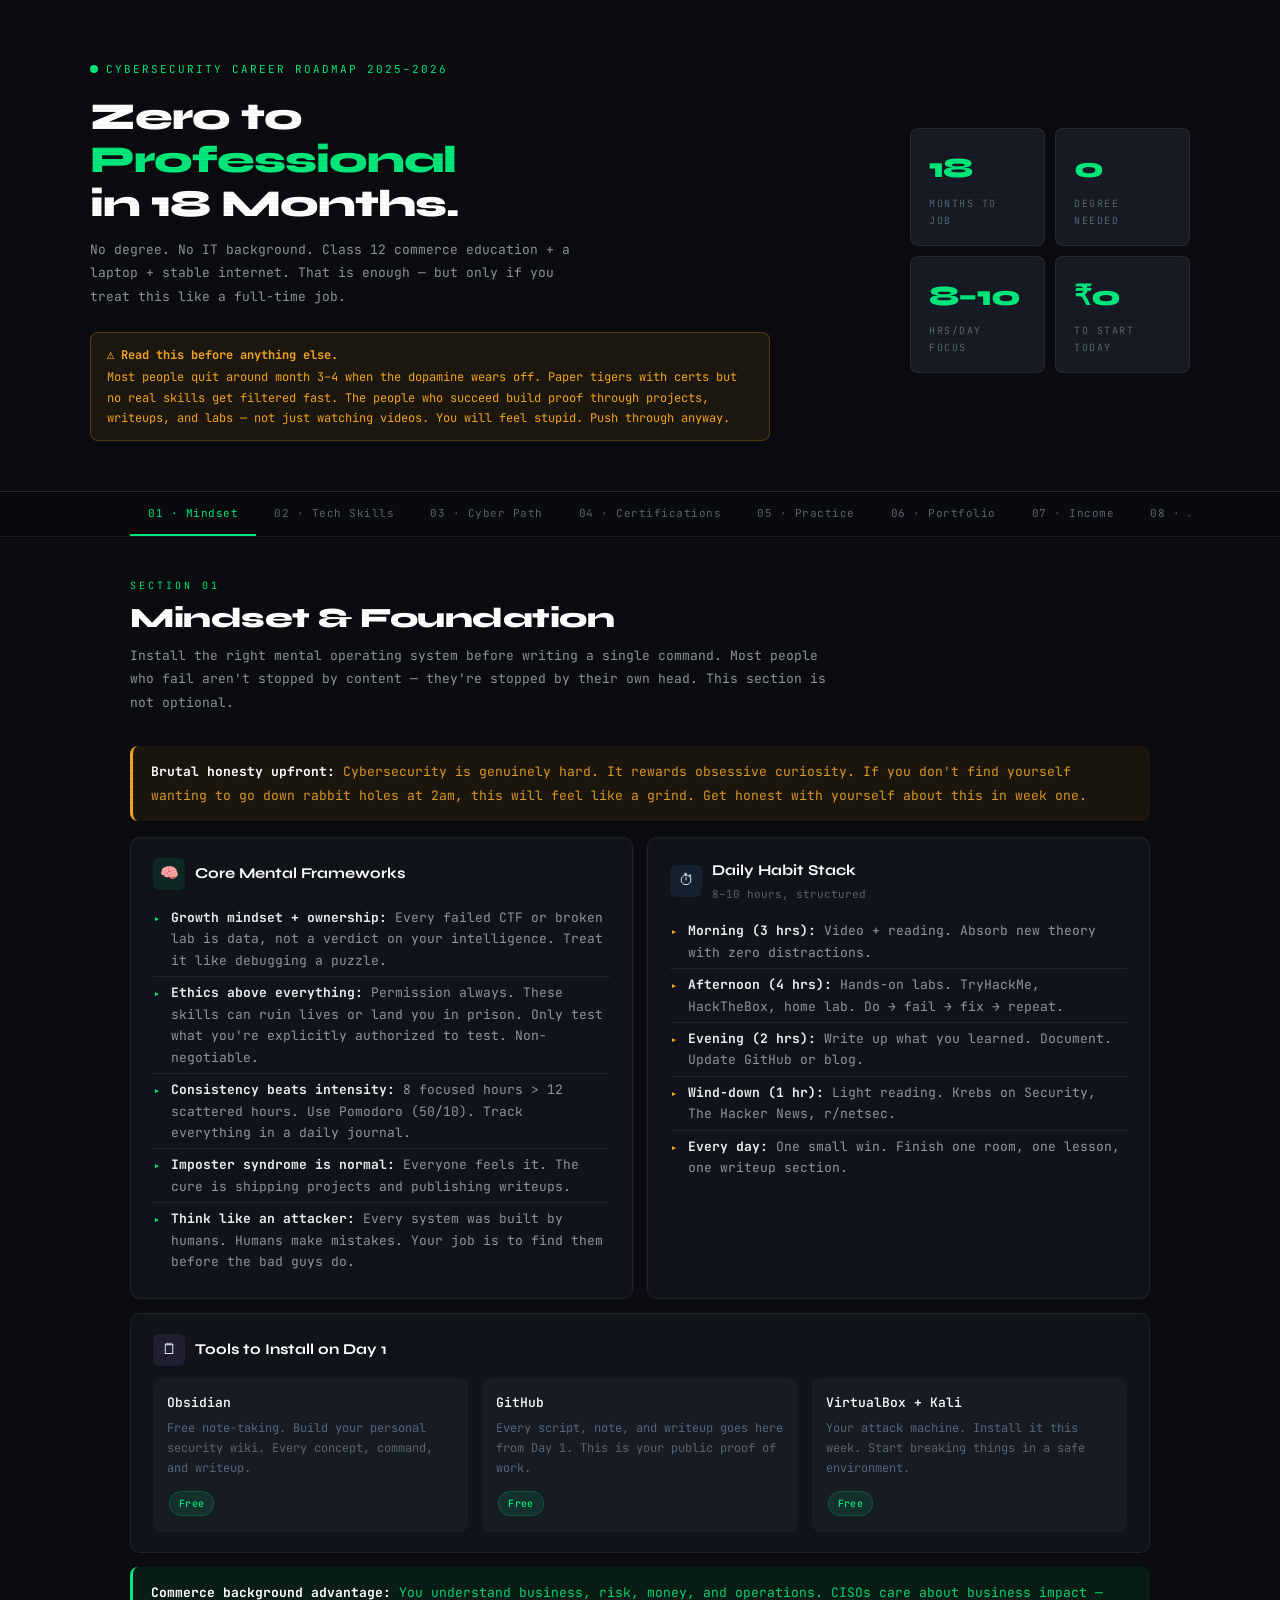
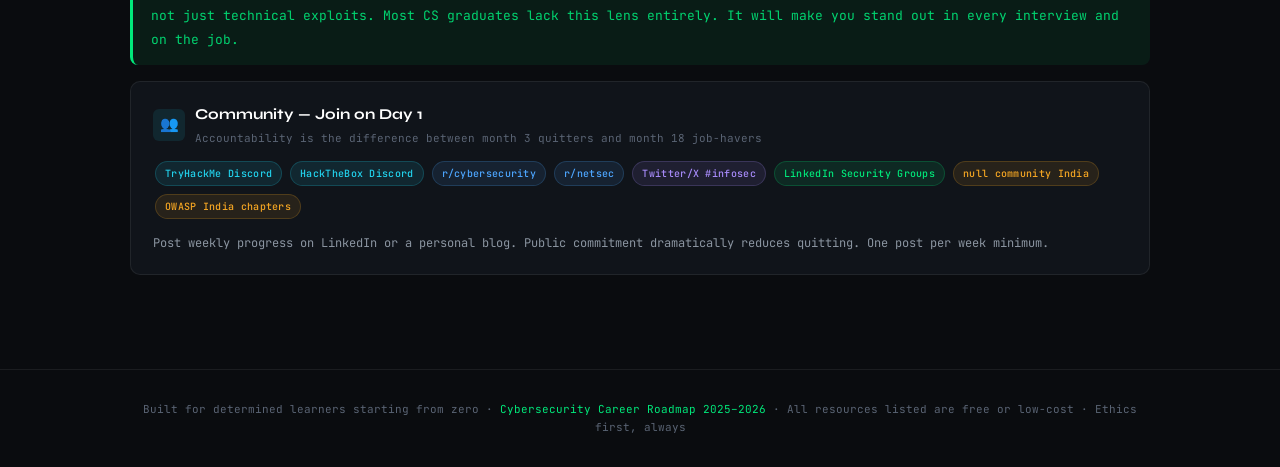
<file: roadmap.html>
<!DOCTYPE html>
<html lang="en">
<head>
<meta charset="UTF-8">
<meta name="viewport" content="width=device-width, initial-scale=1.0">
<title>Cybersecurity Career Roadmap — Zero to Professional</title>
<link href="https://fonts.googleapis.com/css2?family=JetBrains+Mono:wght@300;400;500;700&family=Syne:wght@400;600;700;800&display=swap" rel="stylesheet">
<style>
:root {
  --bg: #0a0c0f;
  --bg2: #10141a;
  --bg3: #161b24;
  --bg4: #1c2330;
  --border: rgba(255,255,255,0.07);
  --border2: rgba(255,255,255,0.12);
  --green: #00e87a;
  --green2: #00b85e;
  --amber: #f5a623;
  --red: #ff4d4d;
  --blue: #4da6ff;
  --purple: #a78bfa;
  --teal: #22d3ee;
  --text: #e8ecf0;
  --text2: #8b95a1;
  --text3: #5a6474;
  --mono: 'JetBrains Mono', monospace;
  --sans: 'Syne', sans-serif;
}
*{box-sizing:border-box;margin:0;padding:0;}
html{scroll-behavior:smooth;}
body{background:var(--bg);color:var(--text);font-family:var(--mono);font-size:14px;line-height:1.7;min-height:100vh;}

/* ─── SCANLINE OVERLAY ─── */
body::before{content:'';position:fixed;inset:0;background:repeating-linear-gradient(0deg,transparent,transparent 2px,rgba(0,0,0,0.03) 2px,rgba(0,0,0,0.03) 4px);pointer-events:none;z-index:9999;}

/* ─── HEADER ─── */
.header{position:relative;overflow:hidden;padding:60px 40px 50px;border-bottom:1px solid var(--border2);}
.header-grid{display:grid;grid-template-columns:1fr 280px;gap:40px;max-width:1100px;margin:0 auto;align-items:center;}
.prompt-line{font-size:11px;color:var(--green);letter-spacing:2px;margin-bottom:16px;display:flex;align-items:center;gap:8px;}
.prompt-line::before{content:'';width:8px;height:8px;background:var(--green);border-radius:50%;display:inline-block;animation:blink 1.4s infinite;}
@keyframes blink{0%,100%{opacity:1;}50%{opacity:0.2;}}
h1{font-family:var(--sans);font-size:38px;font-weight:800;line-height:1.15;color:#fff;letter-spacing:-1px;}
h1 span{color:var(--green);}
.header-sub{margin-top:12px;font-size:13px;color:var(--text2);line-height:1.8;max-width:480px;}
.header-stats{display:grid;grid-template-columns:1fr 1fr;gap:10px;}
.stat-box{background:var(--bg3);border:1px solid var(--border);border-radius:8px;padding:16px 18px;}
.stat-num{font-family:var(--sans);font-size:28px;font-weight:800;color:var(--green);letter-spacing:-1px;}
.stat-label{font-size:10px;color:var(--text3);letter-spacing:1.5px;text-transform:uppercase;margin-top:2px;}
.warn-header{margin-top:24px;background:rgba(245,166,35,0.08);border:1px solid rgba(245,166,35,0.25);border-radius:8px;padding:12px 16px;font-size:12px;color:var(--amber);line-height:1.7;max-width:680px;}
.warn-header strong{display:block;margin-bottom:2px;}

/* ─── NAV ─── */
.nav-wrap{position:sticky;top:0;z-index:100;background:rgba(10,12,15,0.95);backdrop-filter:blur(12px);border-bottom:1px solid var(--border);}
.nav{display:flex;gap:0;overflow-x:auto;max-width:1100px;margin:0 auto;padding:0 40px;scrollbar-width:none;}
.nav::-webkit-scrollbar{display:none;}
.nav-btn{flex-shrink:0;padding:14px 18px;font-family:var(--mono);font-size:11px;color:var(--text3);background:none;border:none;border-bottom:2px solid transparent;cursor:pointer;transition:all 0.2s;letter-spacing:0.5px;white-space:nowrap;}
.nav-btn:hover{color:var(--text);}
.nav-btn.active{color:var(--green);border-bottom-color:var(--green);}

/* ─── MAIN LAYOUT ─── */
.main{max-width:1100px;margin:0 auto;padding:40px 40px 80px;}
.section{display:none;}
.section.active{display:block;animation:fadeUp 0.25s ease;}
@keyframes fadeUp{from{opacity:0;transform:translateY(8px);}to{opacity:1;transform:translateY(0);}}
.section-header{margin-bottom:32px;}
.section-eyebrow{font-size:10px;color:var(--green);letter-spacing:3px;text-transform:uppercase;margin-bottom:8px;}
.section-title{font-family:var(--sans);font-size:28px;font-weight:800;color:#fff;letter-spacing:-0.5px;line-height:1.2;}
.section-desc{font-size:13px;color:var(--text2);margin-top:8px;max-width:700px;line-height:1.8;}

/* ─── CARDS ─── */
.card{background:var(--bg2);border:1px solid var(--border);border-radius:10px;padding:20px 22px;margin-bottom:14px;transition:border-color 0.2s;}
.card:hover{border-color:var(--border2);}
.card-head{display:flex;align-items:center;gap:10px;margin-bottom:12px;}
.card-icon{width:32px;height:32px;border-radius:6px;display:flex;align-items:center;justify-content:center;font-size:15px;flex-shrink:0;}
.card-title{font-family:var(--sans);font-size:15px;font-weight:700;color:#fff;}
.card-subtitle{font-size:11px;color:var(--text3);margin-top:1px;}
.card-body{font-size:13px;color:var(--text2);line-height:1.8;}

/* ─── GRID LAYOUTS ─── */
.grid-2{display:grid;grid-template-columns:1fr 1fr;gap:14px;}
.grid-3{display:grid;grid-template-columns:repeat(3,1fr);gap:14px;}
@media(max-width:700px){.grid-2,.grid-3{grid-template-columns:1fr;}.header-grid{grid-template-columns:1fr;}}

/* ─── LIST STYLES ─── */
.check-list{list-style:none;margin-top:8px;}
.check-list li{display:flex;gap:10px;padding:5px 0;font-size:13px;color:var(--text2);line-height:1.65;border-bottom:1px solid var(--border);}
.check-list li:last-child{border-bottom:none;}
.check-list li .ck{color:var(--green);flex-shrink:0;margin-top:2px;}
.check-list li .ck-amber{color:var(--amber);}
.check-list li .ck-red{color:var(--red);}
.check-list li strong{color:var(--text);}

/* ─── BADGES ─── */
.badge{display:inline-flex;align-items:center;font-size:10px;padding:3px 9px;border-radius:20px;font-weight:500;letter-spacing:0.3px;margin:2px;}
.bg-green{background:rgba(0,232,122,0.1);color:var(--green);border:1px solid rgba(0,232,122,0.2);}
.bg-amber{background:rgba(245,166,35,0.1);color:var(--amber);border:1px solid rgba(245,166,35,0.2);}
.bg-red{background:rgba(255,77,77,0.1);color:var(--red);border:1px solid rgba(255,77,77,0.2);}
.bg-blue{background:rgba(77,166,255,0.1);color:var(--blue);border:1px solid rgba(77,166,255,0.2);}
.bg-purple{background:rgba(167,139,250,0.1);color:var(--purple);border:1px solid rgba(167,139,250,0.2);}
.bg-teal{background:rgba(34,211,238,0.1);color:var(--teal);border:1px solid rgba(34,211,238,0.2);}
.tag-row{display:flex;flex-wrap:wrap;gap:4px;margin-top:10px;}

/* ─── CALLOUT BOXES ─── */
.callout{border-radius:8px;padding:14px 18px;margin-bottom:16px;font-size:13px;line-height:1.8;}
.callout-amber{background:rgba(245,166,35,0.07);border-left:3px solid var(--amber);color:rgba(245,166,35,0.9);}
.callout-green{background:rgba(0,232,122,0.07);border-left:3px solid var(--green);color:rgba(0,232,122,0.9);}
.callout-red{background:rgba(255,77,77,0.07);border-left:3px solid var(--red);color:rgba(255,77,77,0.85);}
.callout strong{color:#fff;}

/* ─── PHASE CARDS ─── */
.phase-card{border-radius:10px;padding:20px 22px;margin-bottom:14px;border:1px solid;}
.phase-1{background:rgba(0,232,122,0.04);border-color:rgba(0,232,122,0.2);}
.phase-2{background:rgba(245,166,35,0.04);border-color:rgba(245,166,35,0.2);}
.phase-3{background:rgba(255,77,77,0.04);border-color:rgba(255,77,77,0.2);}
.phase-num{font-family:var(--sans);font-size:11px;font-weight:700;letter-spacing:2px;text-transform:uppercase;margin-bottom:4px;}
.p1 .phase-num{color:var(--green);}
.p2 .phase-num{color:var(--amber);}
.p3 .phase-num{color:var(--red);}
.phase-title{font-family:var(--sans);font-size:18px;font-weight:800;color:#fff;margin-bottom:4px;}
.phase-range{font-size:11px;color:var(--text3);margin-bottom:12px;}

/* ─── CERT CARDS ─── */
.cert-card{display:flex;gap:16px;background:var(--bg2);border:1px solid var(--border);border-radius:10px;padding:18px 20px;margin-bottom:12px;align-items:flex-start;transition:border-color 0.2s;}
.cert-card:hover{border-color:var(--border2);}
.cert-num{font-family:var(--sans);font-size:28px;font-weight:800;width:40px;flex-shrink:0;margin-top:2px;}
.cert-body{flex:1;}
.cert-name{font-family:var(--sans);font-size:16px;font-weight:700;color:#fff;margin-bottom:4px;}
.cert-meta{display:flex;gap:8px;flex-wrap:wrap;margin:8px 0;}
.cert-desc{font-size:13px;color:var(--text2);line-height:1.7;}
.progress-track{height:3px;background:var(--bg4);border-radius:2px;margin-top:10px;overflow:hidden;}
.progress-fill{height:100%;border-radius:2px;}

/* ─── TIMELINE ─── */
.timeline{position:relative;margin-top:8px;}
.timeline::before{content:'';position:absolute;left:78px;top:0;bottom:0;width:1px;background:var(--border2);}
.tl-row{display:flex;gap:24px;margin-bottom:20px;position:relative;}
.tl-month{flex-shrink:0;width:70px;font-size:10px;font-weight:700;letter-spacing:1px;text-align:right;padding-top:4px;text-transform:uppercase;}
.tl-dot{width:10px;height:10px;border-radius:50%;flex-shrink:0;margin-top:6px;position:relative;z-index:1;}
.tl-content{flex:1;padding-bottom:4px;}
.tl-task{font-family:var(--sans);font-size:14px;font-weight:700;color:#fff;margin-bottom:4px;}
.tl-detail{font-size:12px;color:var(--text2);line-height:1.75;}

/* ─── SKILL BARS ─── */
.skill-row{margin-bottom:12px;}
.skill-top{display:flex;justify-content:space-between;margin-bottom:4px;}
.skill-name{font-size:12px;color:var(--text);}
.skill-pct{font-size:11px;color:var(--text3);}
.skill-bar{height:4px;background:var(--bg4);border-radius:2px;overflow:hidden;}
.skill-fill{height:100%;border-radius:2px;background:var(--green);transition:width 1s ease;}

/* ─── RESOURCE PILLS ─── */
.resource-grid{display:grid;grid-template-columns:repeat(auto-fill,minmax(200px,1fr));gap:10px;margin-top:12px;}
.resource-item{background:var(--bg3);border:1px solid var(--border);border-radius:8px;padding:12px 14px;}
.resource-name{font-size:12px;font-weight:500;color:var(--text);margin-bottom:2px;}
.resource-tag{font-size:10px;color:var(--text3);}
.resource-free{color:var(--green);font-size:10px;font-weight:700;}

/* ─── INCOME TABLE ─── */
.inc-table{width:100%;border-collapse:collapse;font-size:13px;}
.inc-table th{text-align:left;padding:10px 14px;font-size:10px;color:var(--text3);letter-spacing:1.5px;text-transform:uppercase;border-bottom:1px solid var(--border2);font-weight:400;}
.inc-table td{padding:12px 14px;border-bottom:1px solid var(--border);color:var(--text2);vertical-align:top;}
.inc-table tr:last-child td{border-bottom:none;}
.inc-table td:first-child{color:var(--text);font-weight:500;}

/* ─── MILESTONES ─── */
.milestone-grid{display:grid;grid-template-columns:repeat(6,1fr);gap:0;position:relative;margin:24px 0;}
.milestone-grid::before{content:'';position:absolute;top:20px;left:10%;right:10%;height:1px;background:var(--border2);z-index:0;}
.ms-item{text-align:center;position:relative;z-index:1;}
.ms-dot{width:40px;height:40px;border-radius:50%;display:flex;align-items:center;justify-content:center;font-family:var(--sans);font-size:13px;font-weight:800;margin:0 auto 8px;border:2px solid;}
.ms-label{font-size:10px;color:var(--text3);line-height:1.4;}
@media(max-width:600px){.milestone-grid{grid-template-columns:repeat(3,1fr);}.milestone-grid::before{display:none;}}

/* ─── ROLE CARDS ─── */
.role-card{background:var(--bg3);border:1px solid var(--border);border-radius:10px;padding:16px 18px;}
.role-title{font-family:var(--sans);font-size:15px;font-weight:700;color:#fff;margin-bottom:6px;}
.role-salary{font-size:12px;color:var(--green);font-weight:500;margin-bottom:8px;}
.role-req{font-size:12px;color:var(--text2);line-height:1.65;}

/* ─── FOOTER ─── */
footer{border-top:1px solid var(--border);padding:30px 40px;text-align:center;font-size:11px;color:var(--text3);}
footer span{color:var(--green);}

/* ─── SCROLLBAR ─── */
::-webkit-scrollbar{width:6px;height:6px;}
::-webkit-scrollbar-track{background:var(--bg);}
::-webkit-scrollbar-thumb{background:var(--bg4);border-radius:3px;}
::-webkit-scrollbar-thumb:hover{background:var(--border2);}
</style>
</head>
<body>

<!-- ─── HEADER ─────────────────────────────── -->
<header class="header">
  <div class="header-grid">
    <div>
      <div class="prompt-line">CYBERSECURITY CAREER ROADMAP 2025–2026</div>
      <h1>Zero to<br><span>Professional</span><br>in 18 Months.</h1>
      <p class="header-sub">No degree. No IT background. Class 12 commerce education + a laptop + stable internet. That is enough — but only if you treat this like a full-time job.</p>
      <div class="warn-header">
        <strong>⚠ Read this before anything else.</strong>
        Most people quit around month 3–4 when the dopamine wears off. Paper tigers with certs but no real skills get filtered fast. The people who succeed build proof through projects, writeups, and labs — not just watching videos. You will feel stupid. Push through anyway.
      </div>
    </div>
    <div class="header-stats">
      <div class="stat-box"><div class="stat-num">18</div><div class="stat-label">months to job</div></div>
      <div class="stat-box"><div class="stat-num">0</div><div class="stat-label">degree needed</div></div>
      <div class="stat-box"><div class="stat-num">8–10</div><div class="stat-label">hrs/day focus</div></div>
      <div class="stat-box"><div class="stat-num">₹0</div><div class="stat-label">to start today</div></div>
    </div>
  </div>
</header>

<!-- ─── NAV ──────────────────────────────────── -->
<nav class="nav-wrap">
  <div class="nav">
    <button class="nav-btn active" onclick="show('mindset',this)">01 · Mindset</button>
    <button class="nav-btn" onclick="show('technical',this)">02 · Tech Skills</button>
    <button class="nav-btn" onclick="show('cyberpath',this)">03 · Cyber Path</button>
    <button class="nav-btn" onclick="show('certs',this)">04 · Certifications</button>
    <button class="nav-btn" onclick="show('practice',this)">05 · Practice</button>
    <button class="nav-btn" onclick="show('portfolio',this)">06 · Portfolio</button>
    <button class="nav-btn" onclick="show('income',this)">07 · Income</button>
    <button class="nav-btn" onclick="show('jobs',this)">08 · Jobs</button>
    <button class="nav-btn" onclick="show('timeline',this)">09 · Timeline</button>
    <button class="nav-btn" onclick="show('growth',this)">10 · Long-Term</button>
  </div>
</nav>

<!-- ─── MAIN ──────────────────────────────────── -->
<main class="main">

<!-- ════════════════════ 01 MINDSET ════════════════════ -->
<section id="s-mindset" class="section active">
  <div class="section-header">
    <div class="section-eyebrow">Section 01</div>
    <div class="section-title">Mindset & Foundation</div>
    <p class="section-desc">Install the right mental operating system before writing a single command. Most people who fail aren't stopped by content — they're stopped by their own head. This section is not optional.</p>
  </div>

  <div class="callout callout-amber">
    <strong>Brutal honesty upfront:</strong> Cybersecurity is genuinely hard. It rewards obsessive curiosity. If you don't find yourself wanting to go down rabbit holes at 2am, this will feel like a grind. Get honest with yourself about this in week one.
  </div>

  <div class="grid-2">
    <div class="card">
      <div class="card-head">
        <div class="card-icon" style="background:rgba(0,232,122,0.1);">🧠</div>
        <div><div class="card-title">Core Mental Frameworks</div></div>
      </div>
      <ul class="check-list">
        <li><span class="ck">▸</span><span><strong>Growth mindset + ownership:</strong> Every failed CTF or broken lab is data, not a verdict on your intelligence. Treat it like debugging a puzzle.</span></li>
        <li><span class="ck">▸</span><span><strong>Ethics above everything:</strong> Permission always. These skills can ruin lives or land you in prison. Only test what you're explicitly authorized to test. Non-negotiable.</span></li>
        <li><span class="ck">▸</span><span><strong>Consistency beats intensity:</strong> 8 focused hours &gt; 12 scattered hours. Use Pomodoro (50/10). Track everything in a daily journal.</span></li>
        <li><span class="ck">▸</span><span><strong>Imposter syndrome is normal:</strong> Everyone feels it. The cure is shipping projects and publishing writeups.</span></li>
        <li><span class="ck">▸</span><span><strong>Think like an attacker:</strong> Every system was built by humans. Humans make mistakes. Your job is to find them before the bad guys do.</span></li>
      </ul>
    </div>
    <div class="card">
      <div class="card-head">
        <div class="card-icon" style="background:rgba(77,166,255,0.1);">⏱</div>
        <div><div class="card-title">Daily Habit Stack</div><div class="card-subtitle">8–10 hours, structured</div></div>
      </div>
      <ul class="check-list">
        <li><span class="ck ck-amber">▸</span><span><strong>Morning (3 hrs):</strong> Video + reading. Absorb new theory with zero distractions.</span></li>
        <li><span class="ck ck-amber">▸</span><span><strong>Afternoon (4 hrs):</strong> Hands-on labs. TryHackMe, HackTheBox, home lab. Do → fail → fix → repeat.</span></li>
        <li><span class="ck ck-amber">▸</span><span><strong>Evening (2 hrs):</strong> Write up what you learned. Document. Update GitHub or blog.</span></li>
        <li><span class="ck ck-amber">▸</span><span><strong>Wind-down (1 hr):</strong> Light reading. Krebs on Security, The Hacker News, r/netsec.</span></li>
        <li><span class="ck ck-amber">▸</span><span><strong>Every day:</strong> One small win. Finish one room, one lesson, one writeup section.</span></li>
      </ul>
    </div>
  </div>

  <div class="card">
    <div class="card-head">
      <div class="card-icon" style="background:rgba(167,139,250,0.1);">🗒</div>
      <div><div class="card-title">Tools to Install on Day 1</div></div>
    </div>
    <div class="grid-3" style="margin-top:8px;">
      <div style="background:var(--bg3);border-radius:8px;padding:14px;">
        <div style="color:#fff;font-size:13px;font-weight:500;margin-bottom:4px;">Obsidian</div>
        <div style="font-size:12px;color:var(--text3);">Free note-taking. Build your personal security wiki. Every concept, command, and writeup.</div>
        <div class="tag-row"><span class="badge bg-green">Free</span></div>
      </div>
      <div style="background:var(--bg3);border-radius:8px;padding:14px;">
        <div style="color:#fff;font-size:13px;font-weight:500;margin-bottom:4px;">GitHub</div>
        <div style="font-size:12px;color:var(--text3);">Every script, note, and writeup goes here from Day 1. This is your public proof of work.</div>
        <div class="tag-row"><span class="badge bg-green">Free</span></div>
      </div>
      <div style="background:var(--bg3);border-radius:8px;padding:14px;">
        <div style="color:#fff;font-size:13px;font-weight:500;margin-bottom:4px;">VirtualBox + Kali</div>
        <div style="font-size:12px;color:var(--text3);">Your attack machine. Install it this week. Start breaking things in a safe environment.</div>
        <div class="tag-row"><span class="badge bg-green">Free</span></div>
      </div>
    </div>
  </div>

  <div class="callout callout-green">
    <strong>Commerce background advantage:</strong> You understand business, risk, money, and operations. CISOs care about business impact — not just technical exploits. Most CS graduates lack this lens entirely. It will make you stand out in every interview and on the job.
  </div>

  <div class="card">
    <div class="card-head">
      <div class="card-icon" style="background:rgba(34,211,238,0.1);">👥</div>
      <div><div class="card-title">Community — Join on Day 1</div><div class="card-subtitle">Accountability is the difference between month 3 quitters and month 18 job-havers</div></div>
    </div>
    <div class="tag-row">
      <span class="badge bg-teal">TryHackMe Discord</span>
      <span class="badge bg-teal">HackTheBox Discord</span>
      <span class="badge bg-blue">r/cybersecurity</span>
      <span class="badge bg-blue">r/netsec</span>
      <span class="badge bg-purple">Twitter/X #infosec</span>
      <span class="badge bg-green">LinkedIn Security Groups</span>
      <span class="badge bg-amber">null community India</span>
      <span class="badge bg-amber">OWASP India chapters</span>
    </div>
    <div style="margin-top:12px;font-size:12px;color:var(--text2);">Post weekly progress on LinkedIn or a personal blog. Public commitment dramatically reduces quitting. One post per week minimum.</div>
  </div>
</section>

<!-- ════════════════════ 02 TECHNICAL ════════════════════ -->
<section id="s-technical" class="section">
  <div class="section-header">
    <div class="section-eyebrow">Section 02</div>
    <div class="section-title">Core Technical Skills</div>
    <p class="section-desc">These are prerequisites. The soil everything else grows in. Skip them and you'll waste months later hitting walls you could have prevented. 6–8 weeks of intense focus, then revisit continuously.</p>
  </div>

  <div class="callout callout-amber">
    <strong>Timeline:</strong> Months 1–3 are heavy on these foundations while you start light cyber rooms in parallel. Goal: by month 3, you can navigate Linux, subnet a network on paper, and write a 50-line Python script from scratch.
  </div>

  <div class="phase-card phase-1 p1">
    <div class="phase-num">Priority 1 — Most Critical</div>
    <div class="phase-title">Networking Fundamentals</div>
    <div class="phase-range">Everything in cybersecurity is networking. Without this, you're essentially blind.</div>
    <ul class="check-list">
      <li><span class="ck">▸</span><span>OSI model and TCP/IP stack — know every layer and what can go wrong at each one</span></li>
      <li><span class="ck">▸</span><span>IP addressing, subnetting, CIDR notation — practice until you can subnet in your head</span></li>
      <li><span class="ck">▸</span><span>Core protocols: DNS, DHCP, HTTP/S, FTP, SSH, SMTP, ARP — how each works AND how each can be attacked</span></li>
      <li><span class="ck">▸</span><span>Firewalls, routers, switches, VLANs, NAT — understand what controls traffic and why</span></li>
      <li><span class="ck">▸</span><span>Packet analysis with Wireshark — start this early, it's pre-installed in Kali</span></li>
    </ul>
    <div class="resource-grid" style="margin-top:14px;">
      <div class="resource-item"><div class="resource-name">Professor Messer Network+</div><div class="resource-tag">YouTube full course</div><div class="resource-free">FREE</div></div>
      <div class="resource-item"><div class="resource-name">Cisco NetAcad</div><div class="resource-tag">netacad.com — Intro to Networking</div><div class="resource-free">FREE</div></div>
      <div class="resource-item"><div class="resource-name">TryHackMe Pre-Security</div><div class="resource-tag">Networking rooms included</div><div class="resource-free">FREE TIER</div></div>
      <div class="resource-item"><div class="resource-name">Subnet Practice</div><div class="resource-tag">subnettingpractice.com daily</div><div class="resource-free">FREE</div></div>
    </div>
  </div>

  <div class="phase-card phase-1 p1">
    <div class="phase-num">Priority 2</div>
    <div class="phase-title">Linux Mastery</div>
    <div class="phase-range">98% of real security tools run on Linux. Kali will be your daily driver for the next 18 months.</div>
    <ul class="check-list">
      <li><span class="ck">▸</span><span>CLI fluency: navigation, file permissions (chmod/chown), users/groups, process management</span></li>
      <li><span class="ck">▸</span><span>Bash scripting: loops, conditionals, piping, grep/awk/sed — these are daily tools</span></li>
      <li><span class="ck">▸</span><span>Package management, networking tools: netstat, nmap, curl, wget, ss</span></li>
      <li><span class="ck">▸</span><span>Log analysis: /var/log, journalctl, reading and parsing system events</span></li>
      <li><span class="ck">▸</span><span>Virtualization: VirtualBox + Kali Linux + Ubuntu — build and break your own lab VMs</span></li>
    </ul>
    <div class="resource-grid" style="margin-top:14px;">
      <div class="resource-item"><div class="resource-name">OverTheWire: Bandit</div><div class="resource-tag">Levels 0–25+, wargame format</div><div class="resource-free">FREE</div></div>
      <div class="resource-item"><div class="resource-name">linuxjourney.com</div><div class="resource-tag">Complete interactive course</div><div class="resource-free">FREE</div></div>
      <div class="resource-item"><div class="resource-name">THM Linux Fundamentals</div><div class="resource-tag">3-part series</div><div class="resource-free">FREE TIER</div></div>
      <div class="resource-item"><div class="resource-name">The Linux Command Line</div><div class="resource-tag">Free PDF, William Shotts</div><div class="resource-free">FREE</div></div>
    </div>
  </div>

  <div class="phase-card phase-2 p2">
    <div class="phase-num">Priority 3</div>
    <div class="phase-title">Python for Security</div>
    <div class="phase-range">You don't need to be a software engineer. You need to write scripts that automate recon, parse outputs, and build simple tools.</div>
    <ul class="check-list">
      <li><span class="ck ck-amber">▸</span><span>Variables, loops, functions, file I/O, error handling, classes basics</span></li>
      <li><span class="ck ck-amber">▸</span><span>Sockets, subprocess, requests library, argparse for CLI tools</span></li>
      <li><span class="ck ck-amber">▸</span><span>Build a basic port scanner — this is your first real project and it goes on GitHub</span></li>
      <li><span class="ck ck-amber">▸</span><span>Build a subdomain enumerator, a banner grabber, a simple brute-forcer</span></li>
      <li><span class="ck ck-amber">▸</span><span>Learn scapy for packet manipulation — important for network security scripting</span></li>
    </ul>
    <div class="resource-grid" style="margin-top:14px;">
      <div class="resource-item"><div class="resource-name">CS50P (Harvard)</div><div class="resource-tag">edX — Python course</div><div class="resource-free">FREE</div></div>
      <div class="resource-item"><div class="resource-name">Automate the Boring Stuff</div><div class="resource-tag">automatetheboringstuff.com</div><div class="resource-free">FREE</div></div>
      <div class="resource-item"><div class="resource-name">Python for Hackers</div><span class="resource-tag">TCM Security YouTube</span><div class="resource-free">FREE</div></div>
      <div class="resource-item"><div class="resource-name">freeCodeCamp Python</div><div class="resource-tag">YouTube full course (6hrs)</div><div class="resource-free">FREE</div></div>
    </div>
  </div>

  <div class="phase-card phase-2 p2">
    <div class="phase-num">Priority 4</div>
    <div class="phase-title">OS Fundamentals (Windows + Linux Internals)</div>
    <div class="phase-range">Understand the systems you'll be attacking and defending before you try to attack or defend them.</div>
    <ul class="check-list">
      <li><span class="ck ck-amber">▸</span><span>Windows internals: processes, services, registry, file system, Windows Event IDs</span></li>
      <li><span class="ck ck-amber">▸</span><span>Active Directory basics: domains, DCs, users/groups, GPO, trust relationships</span></li>
      <li><span class="ck ck-amber">▸</span><span>Build a small AD lab with free Microsoft eval ISOs (Windows Server + Windows 10/11)</span></li>
      <li><span class="ck ck-amber">▸</span><span>Linux internals: /proc, systemd, PAM, kernel modules, setuid binaries</span></li>
    </ul>
  </div>
</section>

<!-- ════════════════════ 03 CYBER PATH ════════════════════ -->
<section id="s-cyberpath" class="section">
  <div class="section-header">
    <div class="section-eyebrow">Section 03</div>
    <div class="section-title">Cybersecurity Learning Path</div>
    <p class="section-desc">Three distinct phases. Each builds on the last. Do not rush. Interviewers see through shallow knowledge immediately. Depth over speed.</p>
  </div>

  <div class="phase-card phase-1 p1">
    <div class="phase-num">Phase 1 — Beginner</div>
    <div class="phase-title">Months 1–4: Concepts, First Tools, First Flags</div>
    <div class="phase-range">Build the vocabulary. Understand how attacks work conceptually before trying to execute them.</div>
    <div class="grid-2" style="margin-top:8px;">
      <ul class="check-list">
        <li><span class="ck">▸</span><span>CIA Triad, threat modeling, vulnerability vs exploit</span></li>
        <li><span class="ck">▸</span><span>Attack lifecycle: recon → weaponize → deliver → exploit → persist → exfil</span></li>
        <li><span class="ck">▸</span><span>Reconnaissance: Nmap, Shodan, theHarvester, OSINT basics</span></li>
        <li><span class="ck">▸</span><span>Vulnerability scanning: Nessus Essentials (free), OpenVAS</span></li>
      </ul>
      <ul class="check-list">
        <li><span class="ck">▸</span><span>TryHackMe: Pre-Security + Jr Penetration Tester paths</span></li>
        <li><span class="ck">▸</span><span>PicoCTF: complete all beginner challenges</span></li>
        <li><span class="ck">▸</span><span>First 5 GitHub commits: scripts + writeups</span></li>
        <li><span class="ck">▸</span><span>Start Security+ study simultaneously</span></li>
      </ul>
    </div>
    <div class="tag-row" style="margin-top:12px;">
      <span class="badge bg-green">SANS Cyber Aces (free)</span>
      <span class="badge bg-green">Cisco Intro to Cybersecurity (free)</span>
      <span class="badge bg-green">TryHackMe Free Tier</span>
      <span class="badge bg-green">PicoCTF (free)</span>
      <span class="badge bg-blue">Professor Messer Security+ (free)</span>
    </div>
  </div>

  <div class="phase-card phase-2 p2">
    <div class="phase-num">Phase 2 — Intermediate</div>
    <div class="phase-title">Months 5–10: Real Exploitation, Web Hacking, SOC Skills</div>
    <div class="phase-range">This is where most of your job-relevant skills are built. Expect this phase to be the hardest.</div>
    <div class="grid-2" style="margin-top:8px;">
      <div>
        <div style="font-size:11px;color:var(--amber);letter-spacing:1px;text-transform:uppercase;margin-bottom:8px;">Offensive</div>
        <ul class="check-list">
          <li><span class="ck ck-amber">▸</span><span>OWASP Top 10 — master every vulnerability type</span></li>
          <li><span class="ck ck-amber">▸</span><span>Burp Suite: intercept, repeat, intruder, scanner</span></li>
          <li><span class="ck ck-amber">▸</span><span>SQLi, XSS, CSRF, IDOR, SSRF, XXE, RCE</span></li>
          <li><span class="ck ck-amber">▸</span><span>Network pentesting: Nmap mastery, Metasploit</span></li>
          <li><span class="ck ck-amber">▸</span><span>Active Directory: BloodHound, Kerberoasting, Pass-the-Hash</span></li>
        </ul>
      </div>
      <div>
        <div style="font-size:11px;color:var(--teal);letter-spacing:1px;text-transform:uppercase;margin-bottom:8px;">Defensive</div>
        <ul class="check-list">
          <li><span class="ck" style="color:var(--teal)">▸</span><span>SIEM basics: Splunk free tier + Wazuh</span></li>
          <li><span class="ck" style="color:var(--teal)">▸</span><span>Log analysis: Windows Event IDs, Apache/Nginx logs</span></li>
          <li><span class="ck" style="color:var(--teal)">▸</span><span>Incident response basics: detection → containment → eradication</span></li>
          <li><span class="ck" style="color:var(--teal)">▸</span><span>Network traffic analysis with Wireshark</span></li>
          <li><span class="ck" style="color:var(--teal)">▸</span><span>ELK stack deployment for log aggregation</span></li>
        </ul>
      </div>
    </div>
    <div class="callout callout-green" style="margin-top:14px;">
      <strong>PortSwigger Web Security Academy</strong> is the best free web hacking training that exists. It's completely free, has interactive labs, and covers everything from SQLi to OAuth attacks. Do every single apprentice and practitioner-level lab before month 9.
    </div>
    <div class="tag-row">
      <span class="badge bg-green">PortSwigger Academy (100% free)</span>
      <span class="badge bg-amber">HackTheBox Free Tier</span>
      <span class="badge bg-amber">TCM Security PEH (~$30)</span>
      <span class="badge bg-amber">Splunk Free Training</span>
      <span class="badge bg-teal">Wazuh SIEM (open source)</span>
    </div>
  </div>

  <div class="phase-card phase-3 p3">
    <div class="phase-num">Phase 3 — Advanced</div>
    <div class="phase-title">Months 11–18: Red Team, Threat Hunting, OSCP Prep</div>
    <div class="phase-range">Choose your lane after foundations. Stay broad for the first 9 months, then specialize.</div>
    <div class="grid-2" style="margin-top:8px;">
      <div>
        <div style="font-size:11px;color:var(--red);letter-spacing:1px;text-transform:uppercase;margin-bottom:8px;">Red Team Track</div>
        <ul class="check-list">
          <li><span class="ck ck-red">▸</span><span>C2 framework concepts (Cobalt Strike, Havoc, Sliver)</span></li>
          <li><span class="ck ck-red">▸</span><span>AV/EDR evasion techniques</span></li>
          <li><span class="ck ck-red">▸</span><span>Lateral movement and privilege escalation</span></li>
          <li><span class="ck ck-red">▸</span><span>Full kill chain simulations in AD labs</span></li>
          <li><span class="ck ck-red">▸</span><span>OSCP preparation (PEN-200 course)</span></li>
        </ul>
      </div>
      <div>
        <div style="font-size:11px;color:var(--blue);letter-spacing:1px;text-transform:uppercase;margin-bottom:8px;">Blue Team Track</div>
        <ul class="check-list">
          <li><span class="ck" style="color:var(--blue)">▸</span><span>Threat hunting methodologies</span></li>
          <li><span class="ck" style="color:var(--blue)">▸</span><span>Detection engineering: Sigma rules, YARA</span></li>
          <li><span class="ck" style="color:var(--blue)">▸</span><span>Malware analysis basics: static + dynamic</span></li>
          <li><span class="ck" style="color:var(--blue)">▸</span><span>Digital forensics: Autopsy, Volatility</span></li>
          <li><span class="ck" style="color:var(--blue)">▸</span><span>CySA+ certification</span></li>
        </ul>
      </div>
    </div>
  </div>
</section>

<!-- ════════════════════ 04 CERTS ════════════════════ -->
<section id="s-certs" class="section">
  <div class="section-header">
    <div class="section-eyebrow">Section 04</div>
    <div class="section-title">Certifications Roadmap</div>
    <p class="section-desc">Theory certs get you past HR filters. Practical certs prove you can actually do the work. Get them in order. Study for free — pay only when you're ready to sit the exam.</p>
  </div>

  <div class="callout callout-amber">
    <strong>Golden rule:</strong> Never pay for video courses when free, high-quality alternatives exist (Messer, PortSwigger, TCM YouTube). Spend your money on exam vouchers, not content.
  </div>

  <div class="cert-card">
    <div class="cert-num" style="color:var(--green);">01</div>
    <div class="cert-body">
      <div class="cert-name">CompTIA Security+ (SY0-701)</div>
      <div class="cert-meta">
        <span class="badge bg-green">Start First</span>
        <span class="badge bg-amber">Month 3–5</span>
        <span class="badge bg-blue">~$400 USD exam</span>
      </div>
      <div class="cert-desc">The industry-standard entry cert. Required or preferred by a large majority of SOC Analyst and IT Security roles. Validates broad foundational knowledge. Widely recognized by non-technical HR staff in India and globally. Study entirely free with Professor Messer's complete video course + practice tests. Supplement with Jason Dion's Udemy course when on sale ($15).</div>
      <div style="margin-top:10px;"><span class="badge bg-green">Free: Professor Messer YouTube</span><span class="badge bg-green">Free: Messer's study notes</span><span class="badge bg-blue">Free quizzes: examcompass.com</span></div>
      <div class="progress-track"><div class="progress-fill" style="width:100%;background:var(--green);"></div></div>
      <div style="font-size:11px;color:var(--text3);margin-top:4px;">Difficulty ★★☆☆☆ · Study time: 6–8 weeks full-time</div>
    </div>
  </div>

  <div class="cert-card">
    <div class="cert-num" style="color:var(--amber);">02</div>
    <div class="cert-body">
      <div class="cert-name">eJPT — eLearnSecurity Junior Penetration Tester</div>
      <div class="cert-meta">
        <span class="badge bg-amber">Offensive Track</span>
        <span class="badge bg-amber">Month 6–7</span>
        <span class="badge bg-blue">~$200 USD</span>
      </div>
      <div class="cert-desc">100% hands-on exam. No multiple choice. You get a network to attack and must find flags by actually exploiting systems. Excellent confidence builder for beginners. INE provides free learning content to prepare. Strong recognition in the Indian market, especially at MSSPs and mid-size companies. Far better value than CEH for a beginner offensive track.</div>
      <div class="progress-track"><div class="progress-fill" style="width:75%;background:var(--amber);"></div></div>
      <div style="font-size:11px;color:var(--text3);margin-top:4px;">Difficulty ★★★☆☆ · Study time: 6–8 weeks of solid labs</div>
    </div>
  </div>

  <div class="cert-card">
    <div class="cert-num" style="color:var(--teal);">02b</div>
    <div class="cert-body">
      <div class="cert-name">CompTIA CySA+ — Blue Team Alternative</div>
      <div class="cert-meta">
        <span class="badge bg-teal">Defensive Track</span>
        <span class="badge bg-amber">Month 6–8</span>
        <span class="badge bg-blue">~$370 USD</span>
      </div>
      <div class="cert-desc">If your target is SOC Analyst or threat detection roles rather than pentesting, take CySA+ instead of eJPT. Covers threat and vulnerability management, SIEM operations, incident response, and software security. Very relevant to the SOC L1 → L2 career path. Pairs perfectly with Security+.</div>
      <div class="progress-track"><div class="progress-fill" style="width:70%;background:var(--teal);"></div></div>
      <div style="font-size:11px;color:var(--text3);margin-top:4px;">Difficulty ★★★☆☆ · Study time: 8–10 weeks</div>
    </div>
  </div>

  <div class="cert-card">
    <div class="cert-num" style="color:var(--purple);">03</div>
    <div class="cert-body">
      <div class="cert-name">PNPT — Practical Network Penetration Tester (TCM Security)</div>
      <div class="cert-meta">
        <span class="badge bg-purple">Offensive Track</span>
        <span class="badge bg-amber">Month 9–10</span>
        <span class="badge bg-blue">~$399 USD</span>
      </div>
      <div class="cert-desc">Realistic, scenario-based practical exam. You conduct a full pentest and write a professional report. Created by TCM Security — a highly respected name in the community. Strong recognition with smaller companies and consultancies. Much closer to real-world pentesting than CEH. Great stepping stone before OSCP.</div>
      <div class="progress-track"><div class="progress-fill" style="width:55%;background:var(--purple);"></div></div>
      <div style="font-size:11px;color:var(--text3);margin-top:4px;">Difficulty ★★★★☆ · Study time: TCM PEH course + 3 months of labs</div>
    </div>
  </div>

  <div class="cert-card" style="border-color:rgba(255,77,77,0.3);">
    <div class="cert-num" style="color:var(--red);">04</div>
    <div class="cert-body">
      <div class="cert-name">OSCP — Offensive Security Certified Professional</div>
      <div class="cert-meta">
        <span class="badge bg-red">Gold Standard</span>
        <span class="badge bg-red">Month 14–18</span>
        <span class="badge bg-red">~$1,499 USD</span>
      </div>
      <div class="cert-desc">The most respected offensive security certification in the world. 24-hour hands-on practical exam — zero multiple choice, zero theory. You get a network of machines and must root as many as possible, then write a professional report. Having OSCP on your resume is a complete career game-changer. Plan for $1,499 (includes PEN-200 course, 90-day lab access, and 1 exam attempt). Many candidates need 2 attempts. DO NOT rush this — prepare for 3–6 months minimum before attempting.</div>
      <div class="callout callout-red" style="margin-top:10px;padding:10px 14px;">
        <strong>Prerequisites for OSCP:</strong> Linux solid, Python scripting comfortable, 30+ HTB machines (including mediums), AD attack basics, manual exploitation (no Metasploit dependency). If you're not there yet, wait.
      </div>
      <div class="progress-track"><div class="progress-fill" style="width:30%;background:var(--red);"></div></div>
      <div style="font-size:11px;color:var(--text3);margin-top:4px;">Difficulty ★★★★★ · Study time: 3–6 months dedicated prep</div>
    </div>
  </div>
</section>

<!-- ════════════════════ 05 PRACTICE ════════════════════ -->
<section id="s-practice" class="section">
  <div class="section-header">
    <div class="section-eyebrow">Section 05</div>
    <div class="section-title">Hands-On Practice</div>
    <p class="section-desc">This section matters more than any other. Theory without hands-on practice is worthless. Your hands must know what your brain knows. Target: 50–100+ machines before job hunting.</p>
  </div>

  <div class="grid-2">
    <div>
      <div style="font-size:11px;color:var(--green);letter-spacing:2px;text-transform:uppercase;margin-bottom:12px;">CTF Platforms — Daily Use</div>
      <div class="card" style="padding:14px 16px;margin-bottom:10px;">
        <div style="display:flex;justify-content:space-between;align-items:center;margin-bottom:6px;">
          <div style="color:#fff;font-size:13px;font-weight:500;">TryHackMe</div>
          <span class="badge bg-green">Start Here</span>
        </div>
        <div style="font-size:12px;color:var(--text2);">Best for structured beginner → intermediate learning. Guided paths with hints. Free tier has hundreds of rooms. Subscribe ($14/mo) at month 3+ for full access.</div>
      </div>
      <div class="card" style="padding:14px 16px;margin-bottom:10px;">
        <div style="display:flex;justify-content:space-between;align-items:center;margin-bottom:6px;">
          <div style="color:#fff;font-size:13px;font-weight:500;">PicoCTF</div>
          <span class="badge bg-green">Beginner Friendly</span>
        </div>
        <div style="font-size:12px;color:var(--text2);">Annual competition format. Completely free. Excellent for absolute beginners. Great for resume — national competition with ranked results.</div>
      </div>
      <div class="card" style="padding:14px 16px;margin-bottom:10px;">
        <div style="display:flex;justify-content:space-between;align-items:center;margin-bottom:6px;">
          <div style="color:#fff;font-size:13px;font-weight:500;">HackTheBox</div>
          <span class="badge bg-amber">Month 5+</span>
        </div>
        <div style="font-size:12px;color:var(--text2);">More realistic. Less hand-holding. Start with free "Easy" retired machines. This is the best single indicator of actual skill level.</div>
      </div>
      <div class="card" style="padding:14px 16px;margin-bottom:10px;">
        <div style="display:flex;justify-content:space-between;align-items:center;margin-bottom:6px;">
          <div style="color:#fff;font-size:13px;font-weight:500;">PortSwigger Academy</div>
          <span class="badge bg-blue">Web Hacking</span>
        </div>
        <div style="font-size:12px;color:var(--text2);">100% free. Best web security training on the planet. Do every single apprentice and practitioner lab.</div>
      </div>
      <div class="card" style="padding:14px 16px;">
        <div style="display:flex;justify-content:space-between;align-items:center;margin-bottom:6px;">
          <div style="color:#fff;font-size:13px;font-weight:500;">CTFtime.org + VulnHub</div>
          <span class="badge bg-purple">Ongoing</span>
        </div>
        <div style="font-size:12px;color:var(--text2);">CTFtime for live competition calendar. VulnHub for free downloadable vulnerable VMs to run locally.</div>
      </div>
    </div>

    <div>
      <div style="font-size:11px;color:var(--green);letter-spacing:2px;text-transform:uppercase;margin-bottom:12px;">Home Lab — Build Month 1–2</div>
      <div class="card">
        <ul class="check-list">
          <li><span class="ck">▸</span><span><strong>Hypervisor:</strong> VirtualBox (free) or VMware Workstation Player (free for personal)</span></li>
          <li><span class="ck">▸</span><span><strong>Attack machine:</strong> Kali Linux — your daily driver with 600+ pre-installed tools</span></li>
          <li><span class="ck">▸</span><span><strong>Vulnerable targets:</strong> Metasploitable 2/3 (free), DVWA via Docker, OWASP Juice Shop</span></li>
          <li><span class="ck">▸</span><span><strong>Active Directory lab:</strong> Windows Server eval ISO + Windows 10/11 eval (free 180-day trials)</span></li>
          <li><span class="ck">▸</span><span><strong>Network isolation:</strong> Host-only / internal VMnet — never expose vulnerable VMs to the internet</span></li>
          <li><span class="ck">▸</span><span><strong>Firewall (later):</strong> pfSense VM for advanced traffic analysis and security practice</span></li>
          <li><span class="ck">▸</span><span><strong>Blue team:</strong> Wazuh SIEM or ELK stack for log monitoring and detection practice</span></li>
        </ul>
        <div class="callout callout-amber" style="margin-top:12px;">
          All of this is free. A mid-range laptop with 8GB RAM and 200GB free storage can run this lab. If RAM is tight, run 2 VMs at a time max.
        </div>
      </div>
    </div>
  </div>

  <div style="margin-top:20px;font-size:11px;color:var(--green);letter-spacing:2px;text-transform:uppercase;margin-bottom:12px;">12-Month Practice Milestones</div>
  <div class="milestone-grid">
    <div class="ms-item">
      <div class="ms-dot" style="background:rgba(0,232,122,0.1);border-color:var(--green);color:var(--green);">M1</div>
      <div class="ms-label">Pre-Security path done. Lab installed. 5 PicoCTF flags.</div>
    </div>
    <div class="ms-item">
      <div class="ms-dot" style="background:rgba(0,232,122,0.1);border-color:var(--green);color:var(--green);">M3</div>
      <div class="ms-label">Jr Pentester THM path. Kali fluency. 3 GitHub projects.</div>
    </div>
    <div class="ms-item">
      <div class="ms-dot" style="background:rgba(245,166,35,0.1);border-color:var(--amber);color:var(--amber);">M5</div>
      <div class="ms-label">First HTB Easy machine. Full writeup published.</div>
    </div>
    <div class="ms-item">
      <div class="ms-dot" style="background:rgba(245,166,35,0.1);border-color:var(--amber);color:var(--amber);">M7</div>
      <div class="ms-label">All PortSwigger apprentice labs. First bug bounty attempt.</div>
    </div>
    <div class="ms-item">
      <div class="ms-dot" style="background:rgba(255,77,77,0.1);border-color:var(--red);color:var(--red);">M9</div>
      <div class="ms-label">Live CTF competition. AD lab compromised. eJPT passed.</div>
    </div>
    <div class="ms-item">
      <div class="ms-dot" style="background:rgba(255,77,77,0.1);border-color:var(--red);color:var(--red);">M12</div>
      <div class="ms-label">50+ HTB machines. First bounty payout. Portfolio live.</div>
    </div>
  </div>

  <div class="card" style="margin-top:14px;">
    <div class="card-title" style="margin-bottom:10px;">Portfolio-Grade Project Ideas</div>
    <ul class="check-list">
      <li><span class="ck">▸</span><span><strong>Full pentest report on Juice Shop or DVWA</strong> — Professional format with executive summary, technical findings, CVSS scores, and remediation steps</span></li>
      <li><span class="ck">▸</span><span><strong>Automated Python recon tool</strong> — Subdomain enumeration + port scanning + banner grabbing in one script, on GitHub with full documentation</span></li>
      <li><span class="ck">▸</span><span><strong>Active Directory compromise simulation</strong> — Multi-VM lab: domain join → Kerberoasting → BloodHound paths → DA → full report with defenses</span></li>
      <li><span class="ck">▸</span><span><strong>SIEM deployment with custom detection rules</strong> — Wazuh/ELK → simulate attacks → write detection rules → document everything</span></li>
    </ul>
  </div>
</section>

<!-- ════════════════════ 06 PORTFOLIO ════════════════════ -->
<section id="s-portfolio" class="section">
  <div class="section-header">
    <div class="section-eyebrow">Section 06</div>
    <div class="section-title">Portfolio Building</div>
    <p class="section-desc">No degree? Your portfolio is your degree. Start building in month 3. It should be publicly live and fully navigable by month 6. Recruiters will look — make it easy for them.</p>
  </div>

  <div class="callout callout-green">
    <strong>The single most important truth:</strong> A self-taught candidate with 3 documented, well-written projects beats a degree holder with zero proof of work. Every time. Make your work visible.
  </div>

  <div class="grid-2">
    <div class="card">
      <div class="card-head">
        <div class="card-icon" style="background:rgba(0,232,122,0.1);">📁</div>
        <div><div class="card-title">GitHub — Your Proof of Work</div></div>
      </div>
      <ul class="check-list">
        <li><span class="ck">▸</span><span><strong>5–10 Python security tools:</strong> port scanner, password cracker, log analyzer, packet sniffer, recon automation</span></li>
        <li><span class="ck">▸</span><span><strong>CTF writeups in Markdown</strong> for every major machine you root — show your methodology</span></li>
        <li><span class="ck">▸</span><span><strong>Vulnerability reports</strong> from your own lab environments</span></li>
        <li><span class="ck">▸</span><span><strong>A professional pentest report</strong> — your capstone piece</span></li>
        <li><span class="ck">▸</span><span>Every repo has a professional README with context, usage, and screenshots</span></li>
      </ul>
    </div>
    <div class="card">
      <div class="card-head">
        <div class="card-icon" style="background:rgba(77,166,255,0.1);">✍️</div>
        <div><div class="card-title">Security Blog</div><div class="card-subtitle">GitHub Pages, Hashnode, or Dev.to — all free</div></div>
      </div>
      <ul class="check-list">
        <li><span class="ck">▸</span><span>HackTheBox writeups after official walkthroughs release (common, respected practice)</span></li>
        <li><span class="ck">▸</span><span>"I found my first SQL injection — and how to prevent it in production"</span></li>
        <li><span class="ck">▸</span><span>"How I built my home cybersecurity lab on a budget"</span></li>
        <li><span class="ck">▸</span><span>CVE breakdowns — explain a public vulnerability in plain language</span></li>
        <li><span class="ck">▸</span><span>Tool comparisons, setup guides — these rank on Google and prove expertise</span></li>
      </ul>
    </div>
  </div>

  <div class="card">
    <div class="card-title" style="margin-bottom:10px;">Writeup Structure That Impresses</div>
    <div class="card-body">
      <div class="resource-grid">
        <div class="resource-item"><div class="resource-name">Background</div><div class="resource-tag">What is this target? What was the scope?</div></div>
        <div class="resource-item"><div class="resource-name">Reconnaissance</div><div class="resource-tag">Every command run. Every finding noted.</div></div>
        <div class="resource-item"><div class="resource-name">Exploitation</div><div class="resource-tag">Step-by-step. Screenshots. Command output.</div></div>
        <div class="resource-item"><div class="resource-name">Post-Exploitation</div><div class="resource-tag">What did you access? What could an attacker do?</div></div>
        <div class="resource-item"><div class="resource-name">Findings</div><div class="resource-tag">CVSS severity rating for each vulnerability</div></div>
        <div class="resource-item"><div class="resource-name">Remediation</div><div class="resource-tag">Specific, actionable fixes for every finding</div></div>
        <div class="resource-item"><div class="resource-name">Lessons Learned</div><div class="resource-tag">What did you learn? What would you do differently?</div></div>
        <div class="resource-item"><div class="resource-name">References</div><div class="resource-tag">CVEs, tool docs, writeups that helped</div></div>
      </div>
    </div>
  </div>

  <div class="card">
    <div class="card-title" style="margin-bottom:10px;">Public Proof Links (put on your resume)</div>
    <div class="tag-row">
      <span class="badge bg-green">TryHackMe profile URL</span>
      <span class="badge bg-amber">HackTheBox profile URL</span>
      <span class="badge bg-blue">GitHub profile URL</span>
      <span class="badge bg-purple">Personal blog URL</span>
      <span class="badge bg-teal">HackerOne/Bugcrowd activity</span>
      <span class="badge bg-red">CTFtime.org team profile</span>
    </div>
    <div style="margin-top:12px;font-size:12px;color:var(--text2);">All of these are linkable, verifiable, and show real activity over time. This timeline of consistent work is extremely compelling to technical hiring managers.</div>
  </div>
</section>

<!-- ════════════════════ 07 INCOME ════════════════════ -->
<section id="s-income" class="section">
  <div class="section-header">
    <div class="section-eyebrow">Section 07</div>
    <div class="section-title">Freelancing & Early Income</div>
    <p class="section-desc">Realistic about timelines. You can start earning in months 6–8 — well before landing a full-time job. Treat early income as skill-building and portfolio evidence first, cash second.</p>
  </div>

  <div class="callout callout-red">
    <strong>Legal non-negotiable:</strong> Only test systems you own or have explicit written authorization to test. Bug bounty programs give you this permission formally. Unauthorized testing is a criminal offense under India's IT Act 2000 (Section 66) and can result in 3–7 years imprisonment. No exceptions.
  </div>

  <div class="grid-2">
    <div class="card">
      <div class="card-head">
        <div class="card-icon" style="background:rgba(255,77,77,0.1);">🐛</div>
        <div><div class="card-title">Bug Bounty Hunting</div><div class="card-subtitle">Start at month 6</div></div>
      </div>
      <ul class="check-list">
        <li><span class="ck">▸</span><span><strong>HackerOne, Bugcrowd, Intigriti</strong> — Start with public VDP programs (no payout but legal, good practice)</span></li>
        <li><span class="ck">▸</span><span>Target small, newer programs with fewer researchers — less competition</span></li>
        <li><span class="ck">▸</span><span>Focus first on IDOR, XSS, open redirects — highest frequency for beginners</span></li>
        <li><span class="ck">▸</span><span>Free recon tools: subfinder, amass, nuclei, httpx, gau</span></li>
        <li><span class="ck">▸</span><span>Write high-quality reports — clarity pays better than quantity</span></li>
        <li><span class="ck ck-amber">▸</span><span>Expect $0 for the first 2–4 months. This is normal. It's education with potential upside.</span></li>
      </ul>
    </div>
    <div class="card">
      <div class="card-head">
        <div class="card-icon" style="background:rgba(245,166,35,0.1);">💼</div>
        <div><div class="card-title">Freelance Platforms</div><div class="card-subtitle">Month 6+ with clear scope</div></div>
      </div>
      <ul class="check-list">
        <li><span class="ck ck-amber">▸</span><span><strong>Fiverr/Upwork:</strong> "Basic website vulnerability assessment using open-source tools + written report"</span></li>
        <li><span class="ck ck-amber">▸</span><span>Start cheap (₹1,500–₹4,000/gig) to build reviews and testimonials</span></li>
        <li><span class="ck ck-amber">▸</span><span>Be explicit in your listing: "This is not a comprehensive professional pentest"</span></li>
        <li><span class="ck ck-amber">▸</span><span>Always get written scope agreement before starting any assessment</span></li>
        <li><span class="ck ck-amber">▸</span><span>Target: WordPress site owners, small e-commerce sites, local startups</span></li>
        <li><span class="ck ck-amber">▸</span><span>YouTube / content creation: document your journey in Hindi or English</span></li>
      </ul>
    </div>
  </div>

  <div style="margin-top:20px;font-size:11px;color:var(--green);letter-spacing:2px;text-transform:uppercase;margin-bottom:12px;">Realistic Income Trajectory (India)</div>
  <table class="inc-table">
    <thead><tr><th>Phase</th><th>Activity</th><th>Monthly Range</th><th>Notes</th></tr></thead>
    <tbody>
      <tr><td>Months 1–5</td><td>Learning only</td><td>₹0</td><td>Focus entirely on skills. No shortcuts.</td></tr>
      <tr><td>Months 6–8</td><td>First bug bounties + freelance gigs</td><td>₹0–₹15,000</td><td>Education with upside. First payout validates your skill.</td></tr>
      <tr><td>Months 9–12</td><td>Consistent bug bounties + freelance</td><td>₹10,000–₹40,000</td><td>Use earnings for OSCP fund or hardware upgrade.</td></tr>
      <tr><td>Month 14–18</td><td>First full-time job (SOC / Jr Pentester)</td><td>₹30,000–₹70,000/month</td><td>₹4–8L/yr starting package in India.</td></tr>
      <tr><td>Year 3–5</td><td>Senior role + moonlighting</td><td>₹80,000–₹1,50,000/month</td><td>₹10–18L/yr. OSCP + experience = significant leverage.</td></tr>
    </tbody>
  </table>
</section>

<!-- ════════════════════ 08 JOBS ════════════════════ -->
<section id="s-jobs" class="section">
  <div class="section-header">
    <div class="section-eyebrow">Section 08</div>
    <div class="section-title">Job Hunting Strategy</div>
    <p class="section-desc">The goal isn't the perfect job. It's the first real job that gets you real-world experience. Be strategic, not proud. Rejection is part of the process — volume matters.</p>
  </div>

  <div class="callout callout-amber">
    <strong>India context:</strong> Degree preference exists at large enterprises (TCS, Wipro, Infosys) for fresh roles. But startups, MSSPs, product companies, consulting firms, and remote-first global companies care about skills + certs + portfolio. Target those first.
  </div>

  <div style="font-size:11px;color:var(--green);letter-spacing:2px;text-transform:uppercase;margin-bottom:12px;">Target Roles (First Job)</div>
  <div class="grid-2">
    <div class="role-card">
      <div style="display:flex;justify-content:space-between;align-items:center;">
        <div class="role-title">SOC Analyst (Tier 1)</div>
        <span class="badge bg-green">Easiest Entry</span>
      </div>
      <div class="role-salary">₹3.5–6L/yr · High volume of openings</div>
      <div class="role-req">Monitor alerts, triage incidents, escalate to L2. Security+ usually enough. MSSPs, banks, and large corporates hire heavily. Great real-world experience even if not glamorous. Clear path to L2/L3 and then specialization.</div>
    </div>
    <div class="role-card">
      <div style="display:flex;justify-content:space-between;align-items:center;">
        <div class="role-title">Junior Penetration Tester</div>
        <span class="badge bg-amber">Higher Reward</span>
      </div>
      <div class="role-salary">₹5–10L/yr · More competitive</div>
      <div class="role-req">Higher technical bar. Need eJPT or PNPT + solid CTF history + portfolio. More competitive but significantly better salary growth trajectory. Boutique security firms and MSSPs are your target, not the big 4 IT companies.</div>
    </div>
    <div class="role-card">
      <div class="role-title">Vulnerability Analyst</div>
      <div class="role-salary">₹4–7L/yr · Good entry point</div>
      <div class="role-req">Run vulnerability scans, analyze results, prioritize and communicate risk. Security+ + scanning tool knowledge sufficient. Good bridge between SOC and pentesting roles.</div>
    </div>
    <div class="role-card">
      <div class="role-title">IT Security Analyst / GRC Analyst</div>
      <div class="role-salary">₹3–6L/yr · Commerce background advantage</div>
      <div class="role-req">Your commerce background actually helps here. Governance, risk, compliance work involves business process understanding. ISO 27001, GDPR, PCI-DSS context. Bridge role with a path toward CISO track.</div>
    </div>
  </div>

  <div style="margin-top:20px;" class="card">
    <div class="card-title" style="margin-bottom:12px;">Skills-First Resume Structure (1 page)</div>
    <ul class="check-list">
      <li><span class="ck">▸</span><span><strong>Header:</strong> Name · Email · LinkedIn URL (custom) · GitHub URL · TryHackMe/HTB profile · Blog URL</span></li>
      <li><span class="ck">▸</span><span><strong>Summary (3 lines):</strong> "Self-taught cybersecurity professional with 18 months of hands-on experience in penetration testing, vulnerability assessment, and incident response. Completed 60+ HackTheBox/TryHackMe machines with documented writeups. CompTIA Security+ certified."</span></li>
      <li><span class="ck">▸</span><span><strong>Technical Skills (ATS-optimized):</strong> Nmap · Burp Suite · Metasploit · Wireshark · Splunk · Python · Linux · Active Directory · Kali · OWASP · SIEM</span></li>
      <li><span class="ck">▸</span><span><strong>Projects (most important section):</strong> 3–5 entries with links. "Designed multi-VM AD lab environment, simulated Kerberoasting attack chain, produced professional pentest report with remediation steps."</span></li>
      <li><span class="ck">▸</span><span><strong>Certifications:</strong> List with exam date. If Security+ score was 800+, include it.</span></li>
      <li><span class="ck">▸</span><span><strong>Education:</strong> Last. Class 12, Commerce. Don't hide it, don't lead with it.</span></li>
    </ul>
  </div>

  <div class="grid-2" style="margin-top:14px;">
    <div class="card">
      <div class="card-title" style="margin-bottom:8px;">LinkedIn Strategy</div>
      <ul class="check-list">
        <li><span class="ck">▸</span><span>Professional photo. Custom URL. Optimized headline: "Cybersecurity Professional | Security+ | Pentesting | SOC"</span></li>
        <li><span class="ck">▸</span><span>Post weekly: learning updates, writeup summaries, tool tips — builds audience and recruiter visibility</span></li>
        <li><span class="ck">▸</span><span>Connect with 10 security recruiters in India per week. DM with a brief, specific message.</span></li>
        <li><span class="ck">▸</span><span>Comment intelligently on CISO and security leader posts. Be visible.</span></li>
      </ul>
    </div>
    <div class="card">
      <div class="card-title" style="margin-bottom:8px;">Application Strategy</div>
      <ul class="check-list">
        <li><span class="ck">▸</span><span>Naukri.com + LinkedIn are primary for India. AngelList for startups. Indeed for coverage.</span></li>
        <li><span class="ck">▸</span><span>8–15 tailored applications per day. Track in a spreadsheet. Customize keywords to each JD.</span></li>
        <li><span class="ck">▸</span><span>Realistic expectation: 3–9 months of active applications before first offer. Persistence is the differentiator.</span></li>
        <li><span class="ck">▸</span><span>Apply even if you're 70% qualified. The "2+ years experience" requirement is often aspirational, not firm.</span></li>
      </ul>
    </div>
  </div>
</section>

<!-- ════════════════════ 09 TIMELINE ════════════════════ -->
<section id="s-timeline" class="section">
  <div class="section-header">
    <div class="section-eyebrow">Section 09</div>
    <div class="section-title">Month-by-Month Timeline</div>
    <p class="section-desc">18 months. 8–10 focused hours per day, 6 days per week. This is a realistic schedule, not a motivational fantasy. The pace is aggressive — protect your rest days.</p>
  </div>

  <div class="callout callout-amber">
    <strong>Burnout is real:</strong> This pace is aggressive. Build in one full rest day per week non-negotiably. Sustainable 6–8 focused hours consistently beats exhausted 10+ hours with degrading quality. Take it seriously.
  </div>

  <div class="timeline">
    <div class="tl-row">
      <div class="tl-month" style="color:var(--green);">Month<br>1–2</div>
      <div class="tl-dot" style="background:var(--green);"></div>
      <div class="tl-content">
        <div class="tl-task">Foundation — Networking, Linux, Python basics + Lab Setup</div>
        <div class="tl-detail">TryHackMe Pre-Security path (complete it fully) · Professor Messer Network+ free course · OverTheWire Bandit levels 0–15 · Install VirtualBox + Kali + Metasploitable · Start Security+ study with Messer videos · Python: Automate the Boring Stuff + write first 2 scripts · First 5 GitHub commits · Daily 4hr lab + 4hr theory split</div>
        <div class="tag-row" style="margin-top:6px;"><span class="badge bg-green">Security+ study begins</span><span class="badge bg-green">Lab online</span><span class="badge bg-green">GitHub active</span></div>
      </div>
    </div>
    <div class="tl-row">
      <div class="tl-month" style="color:var(--green);">Month<br>3–4</div>
      <div class="tl-dot" style="background:var(--green);"></div>
      <div class="tl-content">
        <div class="tl-task">Security+ Deep Prep + First CTFs + Python Projects</div>
        <div class="tl-detail">Complete Security+ study → Sit exam in month 4 · TryHackMe Jr Penetration Tester path · First 10 PicoCTF challenges · Python: build port scanner, brute-forcer, recon tool · Push all code to GitHub with proper READMEs · Write first 3 blog posts · Metasploitable lab: run first successful exploitation</div>
        <div class="tag-row" style="margin-top:6px;"><span class="badge bg-amber">Security+ EXAM ← Month 4</span><span class="badge bg-green">3 GitHub projects live</span></div>
      </div>
    </div>
    <div class="tl-row">
      <div class="tl-month" style="color:var(--amber);">Month<br>5–6</div>
      <div class="tl-dot" style="background:var(--amber);"></div>
      <div class="tl-content">
        <div class="tl-task">Web Hacking + First HackTheBox + Portfolio v1 Live</div>
        <div class="tl-detail">PortSwigger Web Academy: all apprentice labs + first 5 practitioner labs · First 5 HTB Easy machines with full writeups · Burp Suite fluency: can intercept, modify, and replay requests blind · Start freelance Fiverr/Upwork profile · First bug bounty reconnaissance on HackerOne public programs · Personal blog live with 5+ posts</div>
        <div class="tag-row" style="margin-top:6px;"><span class="badge bg-amber">Portfolio v1 live</span><span class="badge bg-amber">First HTB machine</span><span class="badge bg-amber">Freelance profile created</span></div>
      </div>
    </div>
    <div class="tl-row">
      <div class="tl-month" style="color:var(--amber);">Month<br>7–8</div>
      <div class="tl-dot" style="background:var(--amber);"></div>
      <div class="tl-content">
        <div class="tl-task">Intermediate Exploitation + SOC Skills + eJPT</div>
        <div class="tl-detail">TCM Security Practical Ethical Hacking course · Active Directory basics: join domain, enumerate, first Kerberoasting · Splunk fundamentals free training + Wazuh SIEM deployment · 20+ HTB machines total · eJPT exam attempt (if offensive track) · First live CTF competition (CTFtime.org) · 8+ blog posts, portfolio showing clear progression</div>
        <div class="tag-row" style="margin-top:6px;"><span class="badge bg-amber">eJPT EXAM ← Month 7–8</span><span class="badge bg-amber">AD lab compromised</span></div>
      </div>
    </div>
    <div class="tl-row">
      <div class="tl-month" style="color:var(--amber);">Month<br>9–10</div>
      <div class="tl-dot" style="background:var(--amber);"></div>
      <div class="tl-content">
        <div class="tl-task">Deep Specialization — Choose Your Lane</div>
        <div class="tl-detail"><strong>Offensive:</strong> HTB Pro Labs / HTB Medium machines / PNPT exam · <strong>Defensive:</strong> CySA+ study / Detection engineering with Sigma rules / Malware analysis basics · First paid freelance security gig (any size) · LinkedIn profile recruiter-visible + 300+ relevant connections · Start applying to junior/IT-adjacent roles — learn the interview process even if not ready</div>
        <div class="tag-row" style="margin-top:6px;"><span class="badge bg-amber">Track chosen</span><span class="badge bg-blue">First paid gig</span><span class="badge bg-blue">Applying starts</span></div>
      </div>
    </div>
    <div class="tl-row">
      <div class="tl-month" style="color:var(--red);">Month<br>11–12</div>
      <div class="tl-dot" style="background:var(--red);"></div>
      <div class="tl-content">
        <div class="tl-task">OSCP Prep Begins + Aggressive Job Hunting</div>
        <div class="tl-detail">Start Offensive Security PEN-200 course (if offensive track) · 40+ HTB machines total (target 50+) · Full portfolio published and polished · Serious LinkedIn outreach: 10 targeted connections per day · Apply 8–15 roles per day with customized applications · Mock interviews with friends or online (Pramp, Exponent) · Target SOC Analyst L1 as pragmatic foot-in-door</div>
        <div class="tag-row" style="margin-top:6px;"><span class="badge bg-red">OSCP prep begins</span><span class="badge bg-red">100+ applications sent</span></div>
      </div>
    </div>
    <div class="tl-row">
      <div class="tl-month" style="color:var(--red);">Month<br>13–15</div>
      <div class="tl-dot" style="background:var(--red);"></div>
      <div class="tl-content">
        <div class="tl-task">First Job Offer — Take It</div>
        <div class="tl-detail">Many candidates land SOC Analyst L1 here. <strong>Take it.</strong> Don't wait for the perfect role. Real-world experience is the most powerful accelerant that exists — nothing in a lab compares. Your job now is to be exceptional and learn everything. Continue side projects and bug bounties. Target the next cert while employed (often employer-sponsored).</div>
        <div class="tag-row" style="margin-top:6px;"><span class="badge bg-green">🎯 First Offer — Accept It</span></div>
      </div>
    </div>
    <div class="tl-row">
      <div class="tl-month" style="color:var(--purple);">Month<br>16–18</div>
      <div class="tl-dot" style="background:var(--purple);"></div>
      <div class="tl-content">
        <div class="tl-task">OSCP Exam + Career Acceleration</div>
        <div class="tl-detail">Sit OSCP exam (attempt 1 or 2) · If employed: negotiate raise at 6-month mark · If still hunting: OSCP + published portfolio = very strong Jr Pentester candidacy at this stage · Income: ₹4–10L/yr depending on role · You are no longer a beginner. You've built something real.</div>
        <div class="tag-row" style="margin-top:6px;"><span class="badge bg-purple">OSCP EXAM</span><span class="badge bg-green">Not a beginner anymore</span></div>
      </div>
    </div>
  </div>
</section>

<!-- ════════════════════ 10 GROWTH ════════════════════ -->
<section id="s-growth" class="section">
  <div class="section-header">
    <div class="section-eyebrow">Section 10</div>
    <div class="section-title">Long-Term Growth</div>
    <p class="section-desc">First job is just the starting line. Here's how to engineer your trajectory from junior to elite — intentionally, over 5–10 years.</p>
  </div>

  <div class="phase-card phase-1 p1">
    <div class="phase-num">Years 1–3</div>
    <div class="phase-title">First Job → Senior Professional</div>
    <div class="phase-range">Target: ₹8–18L/yr · Senior Pentester / SOC L2–L3 / Security Engineer</div>
    <ul class="check-list">
      <li><span class="ck">▸</span><span>Say yes to everything in your first role. Do the boring work. Learn how real enterprise security operates — it's different from CTFs.</span></li>
      <li><span class="ck">▸</span><span>Find a mentor inside or outside the company. This is worth more than any certification.</span></li>
      <li><span class="ck">▸</span><span>Continue HTB and bug bounty work outside working hours — keep the edge sharp.</span></li>
      <li><span class="ck">▸</span><span>OSCP if not done yet (Year 1). Then look toward OSEP (advanced exploitation) or CRTP (Active Directory) depending on your path.</span></li>
      <li><span class="ck">▸</span><span>Blue team path: GREM, GCIH, or CySA+ → Senior SOC → Detection Engineering lead.</span></li>
      <li><span class="ck">▸</span><span>Build internal tools, automate repetitive tasks, write documentation — this is how you become indispensable.</span></li>
    </ul>
  </div>

  <div class="phase-card phase-2 p2">
    <div class="phase-num">Years 3–7</div>
    <div class="phase-title">Mid-Level → Specialist → Public Reputation</div>
    <div class="phase-range">Target: ₹18–40L/yr India · $80–130K remote · Principal / Lead / Consultant</div>
    <ul class="check-list">
      <li><span class="ck ck-amber">▸</span><span>Specialize deeply: Cloud Security (AWS/GCP/Azure), AppSec, IoT Security, Red Team, Forensics, Threat Intelligence — pick one and own it.</span></li>
      <li><span class="ck ck-amber">▸</span><span>Submit CFP proposals to security conferences: null meets (India), OWASP chapter talks, c0c0n Kerala, ClubHack, BSides India — start small and build up.</span></li>
      <li><span class="ck ck-amber">▸</span><span>Publish security research: a CVE, a blog series on a novel technique, a tool that others find useful — this is how you become known beyond your employer.</span></li>
      <li><span class="ck ck-amber">▸</span><span>Build a public reputation: speak, write, contribute to open-source security tools — GitHub stars, Twitter/X followers, and LinkedIn presence compound dramatically at this stage.</span></li>
      <li><span class="ck ck-amber">▸</span><span>Consider independent consulting: charge ₹30,000–₹1,00,000/day for specialized assessments once you have the track record.</span></li>
    </ul>
  </div>

  <div class="phase-card phase-3 p3">
    <div class="phase-num">Years 7–15</div>
    <div class="phase-title">Elite Track — Recognized Expert</div>
    <div class="phase-range">Target: ₹50L–₹1.5Cr+ India · $150K–$400K+ global remote · Own firm possible</div>
    <ul class="check-list">
      <li><span class="ck ck-red">▸</span><span><strong>CISO track:</strong> Add an MBA or executive education. Business skills become paramount. ₹50L–₹1Cr+/yr territory.</span></li>
      <li><span class="ck ck-red">▸</span><span><strong>Independent consultant:</strong> Boutique firm or solo practice. Specialized expertise + reputation = premium rates.</span></li>
      <li><span class="ck ck-red">▸</span><span><strong>Bug bounty elite:</strong> Top 100 HackerOne researchers earn $100K–$500K/yr. This takes 5–8 years of serious effort.</span></li>
      <li><span class="ck ck-red">▸</span><span><strong>Security researcher:</strong> CVEs, Defcon/Blackhat talks, tool contributions, academic collaboration. Your name becomes your brand.</span></li>
      <li><span class="ck ck-red">▸</span><span><strong>Continuous learning is non-negotiable at every stage:</strong> Read technical blogs, follow researchers, attend virtual events. The moment you stop learning, you start falling behind.</span></li>
    </ul>
  </div>

  <div class="callout callout-green" style="margin-top:8px;">
    <strong>The hidden advantage you already have:</strong> You're starting in 2025–26 in India, which has one of the fastest-growing cybersecurity job markets in the world. The demand-supply gap for skilled professionals is enormous. A self-taught, well-documented, cert-holding security professional with a public portfolio in this market is not disadvantaged — they're rare.
  </div>

  <div class="card" style="margin-top:14px;border-color:rgba(0,232,122,0.3);">
    <div class="card-title" style="color:var(--green);margin-bottom:10px;">The Final Truth</div>
    <div class="card-body" style="font-size:14px;line-height:2;color:var(--text);">
      There are no shortcuts. The market rewards people who can actually do the work and prove it publicly. You have the map, the time, and the capability.<br><br>
      The only question is whether you'll execute consistently for the next 12–18 months.<br><br>
      <strong style="color:var(--green);">Start today. Install VirtualBox. Download Kali. Complete the first lesson on linuxjourney.com. Make your first GitHub commit. In 18 months you'll barely recognize yourself.</strong>
    </div>
  </div>
</section>

</main>

<footer>
  <div style="max-width:1100px;margin:0 auto;padding:0 40px;">
    Built for determined learners starting from zero · <span>Cybersecurity Career Roadmap 2025–2026</span> · All resources listed are free or low-cost · Ethics first, always
  </div>
</footer>

<script>
function show(id, btn) {
  document.querySelectorAll('.section').forEach(s => s.classList.remove('active'));
  document.querySelectorAll('.nav-btn').forEach(b => b.classList.remove('active'));
  document.getElementById('s-' + id).classList.add('active');
  btn.classList.add('active');
  window.scrollTo({top: document.querySelector('.nav-wrap').offsetTop - 10, behavior: 'smooth'});
}
</script>
</body>
</html>
</file>
